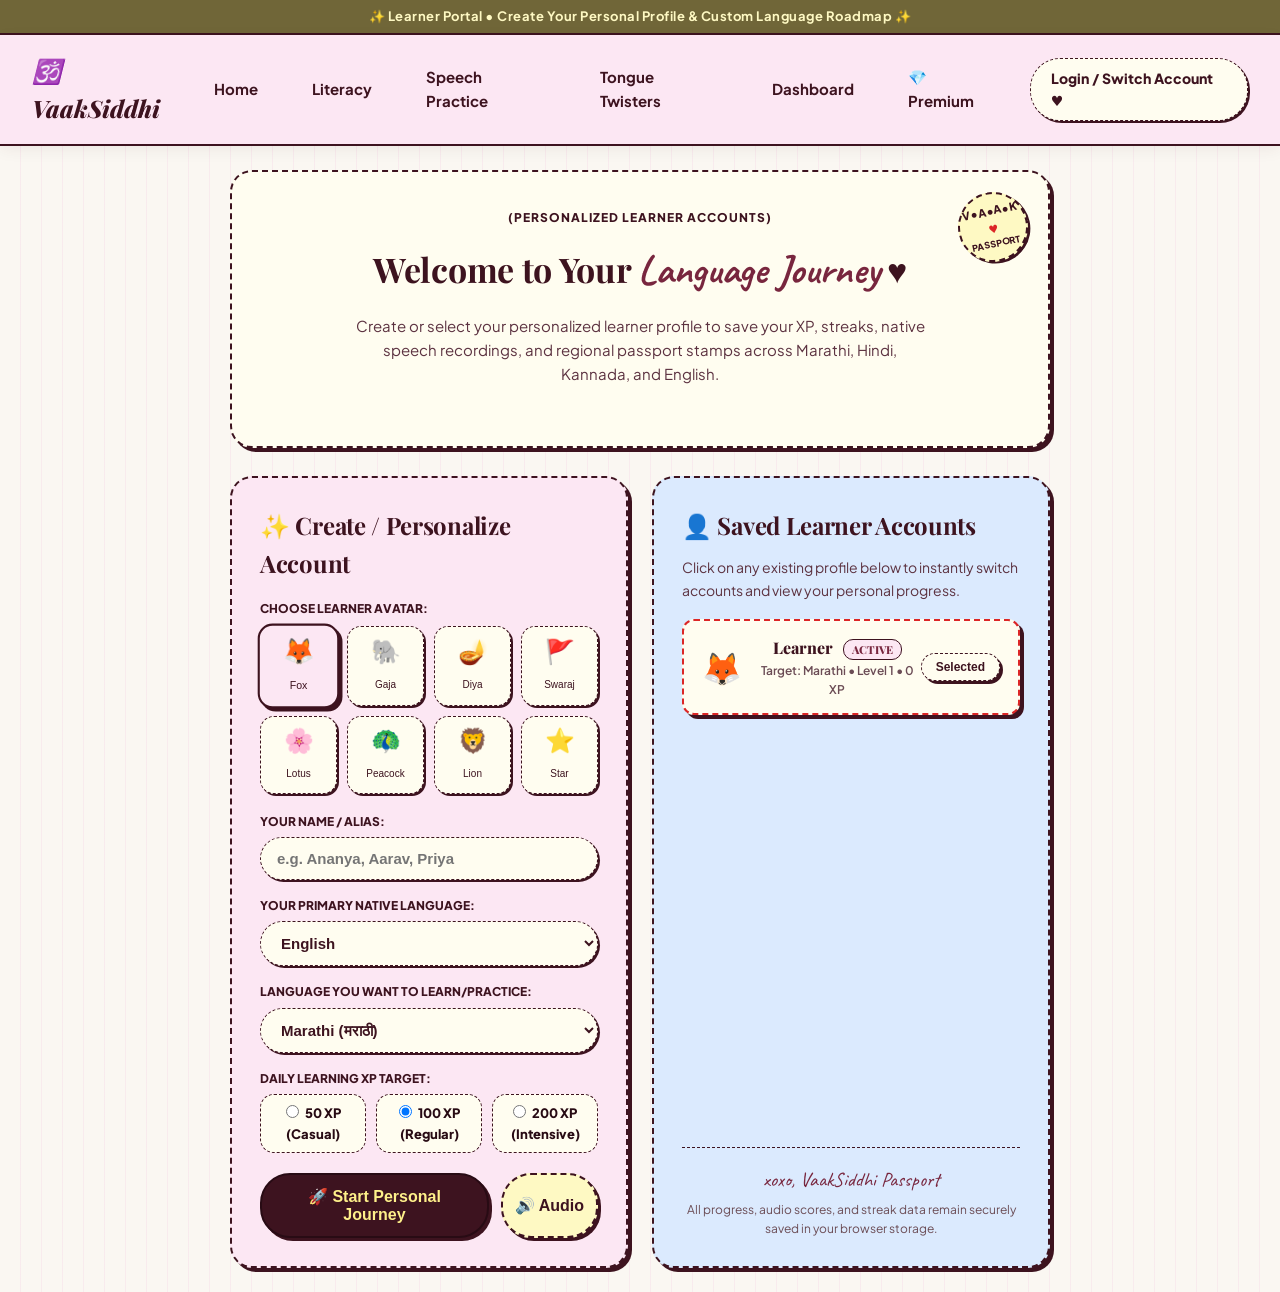
<file: login.html>
<!DOCTYPE html>
<html lang="en">
<head>
  <meta charset="UTF-8" />
  <meta name="viewport" content="width=device-width, initial-scale=1.0" />
  <title>VaakSiddhi - Learner Login & Personalization</title>
  <link rel="stylesheet" href="./style.css" />
</head>
<body>

  <!-- Top Announcement Bar -->
  <div class="top-announcement-bar">
    ✨ Learner Portal • Create Your Personal Profile & Custom Language Roadmap ✨
  </div>

  <!-- Navigation Bar -->
  <nav class="navbar">
    <a href="./index.html" class="nav-brand">
      <span>🕉️ VaakSiddhi</span>
    </a>
    <div class="nav-links">
      <a href="./index.html" class="nav-link">Home</a>
      <a href="./literacy.html" class="nav-link">Literacy</a>
      <a href="./speech.html" class="nav-link">Speech Practice</a>
      <a href="./twisters.html" class="nav-link">Tongue Twisters</a>
      <a href="./dashboard.html" class="nav-link">Dashboard</a>
      <a href="./premium.html" class="nav-link nav-premium-btn">💎 Premium</a>
      <a href="./login.html" class="nav-btn-inquire active">Login / Switch Account ♥</a>
    </div>
  </nav>

  <div class="container" style="max-width:860px;">

    <!-- Editorial Hero Section -->
    <div class="card card-cream" style="text-align:center; padding: 36px 24px; position:relative;">
      <!-- Stamp Seal -->
      <div class="stamp-seal" style="position:absolute; top:20px; right:20px;">
        <span>V•A•A•K</span>
        <span style="color:#dc2626;">♥</span>
        <span style="font-size:9px;">PASSPORT</span>
      </div>

      <div style="font-size:12px; font-weight:800; text-transform:uppercase; letter-spacing:1px; color:#3d131f; margin-bottom:10px;">
        (PERSONALIZED LEARNER ACCOUNTS)
      </div>

      <h1 style="font-size:34px; color:#3d131f; max-width:700px; margin:0 auto 12px auto;">
        Welcome to Your <span class="cursive-font" style="font-size:1.2em; color:#78263e;">Language Journey</span> ♥
      </h1>

      <p style="color:#5c3240; font-size:15px; max-width:580px; margin:0 auto 24px auto;">
        Create or select your personalized learner profile to save your XP, streaks, native speech recordings, and regional passport stamps across Marathi, Hindi, Kannada, and English.
      </p>
    </div>

    <div class="grid-2" style="gap:24px;">

      <!-- Registration / Create Profile Form Card -->
      <div class="card card-pink" style="margin:0;">
        <h2 style="font-size:24px; color:#3d131f; margin-bottom:16px;">✨ Create / Personalize Account</h2>
        
        <form id="profile-login-form">
          
          <!-- Avatar Choice -->
          <div style="margin-bottom:18px;">
            <label style="font-size:12px; font-weight:800; color:#3d131f; text-transform:uppercase; display:block; margin-bottom:8px;">Choose Learner Avatar:</label>
            <div id="avatar-grid" style="display:grid; grid-template-columns: repeat(4, 1fr); gap:10px;">
              <button type="button" class="avatar-option-btn active-avatar" data-avatar="🦊">🦊<br><span style="font-size:10px;">Fox</span></button>
              <button type="button" class="avatar-option-btn" data-avatar="🐘">🐘<br><span style="font-size:10px;">Gaja</span></button>
              <button type="button" class="avatar-option-btn" data-avatar="🪔">🪔<br><span style="font-size:10px;">Diya</span></button>
              <button type="button" class="avatar-option-btn" data-avatar="🚩">🚩<br><span style="font-size:10px;">Swaraj</span></button>
              <button type="button" class="avatar-option-btn" data-avatar="🌸">🌸<br><span style="font-size:10px;">Lotus</span></button>
              <button type="button" class="avatar-option-btn" data-avatar="🦚">🦚<br><span style="font-size:10px;">Peacock</span></button>
              <button type="button" class="avatar-option-btn" data-avatar="🦁">🦁<br><span style="font-size:10px;">Lion</span></button>
              <button type="button" class="avatar-option-btn" data-avatar="⭐">⭐<br><span style="font-size:10px;">Star</span></button>
            </div>
            <input type="hidden" id="selected-avatar-input" value="🦊" />
          </div>

          <!-- Learner Name -->
          <div style="margin-bottom:16px;">
            <label style="font-size:12px; font-weight:800; color:#3d131f; text-transform:uppercase; display:block; margin-bottom:6px;">Your Name / Alias:</label>
            <input type="text" id="learner-name-input" placeholder="e.g. Ananya, Aarav, Priya" required style="width:100%; padding:12px 16px; border-radius:30px; border:1.5px dashed #3d131f; font-weight:700; font-size:15px; background:#fffdf0; color:#3d131f; outline:none; box-shadow:2px 2px 0px #3d131f;" />
          </div>

          <!-- Native Language -->
          <div style="margin-bottom:16px;">
            <label style="font-size:12px; font-weight:800; color:#3d131f; text-transform:uppercase; display:block; margin-bottom:6px;">Your Primary Native Language:</label>
            <select id="native-lang-select" style="width:100%; padding:12px 16px; border-radius:30px; border:1.5px dashed #3d131f; font-weight:700; font-size:15px; background:#fffdf0; color:#3d131f; outline:none; cursor:pointer; box-shadow:2px 2px 0px #3d131f;">
              <option value="English">English</option>
              <option value="Marathi">Marathi (मराठी)</option>
              <option value="Hindi">Hindi (हिंदी)</option>
              <option value="Kannada">Kannada (ಕನ್ನಡ)</option>
            </select>
          </div>

          <!-- Target Practice Language -->
          <div style="margin-bottom:16px;">
            <label style="font-size:12px; font-weight:800; color:#3d131f; text-transform:uppercase; display:block; margin-bottom:6px;">Language You Want to Learn/Practice:</label>
            <select id="target-lang-select" style="width:100%; padding:12px 16px; border-radius:30px; border:1.5px dashed #3d131f; font-weight:700; font-size:15px; background:#fffdf0; color:#3d131f; outline:none; cursor:pointer; box-shadow:2px 2px 0px #3d131f;">
              <option value="Marathi">Marathi (मराठी)</option>
              <option value="Hindi">Hindi (हिंदी)</option>
              <option value="Kannada">Kannada (ಕನ್ನಡ)</option>
              <option value="English">English</option>
            </select>
          </div>

          <!-- Daily Goal -->
          <div style="margin-bottom:20px;">
            <label style="font-size:12px; font-weight:800; color:#3d131f; text-transform:uppercase; display:block; margin-bottom:6px;">Daily Learning XP Target:</label>
            <div style="display:flex; gap:10px;">
              <label style="flex:1; background:#fffdf0; border:1.5px dashed #3d131f; padding:8px; border-radius:14px; text-align:center; font-size:13px; font-weight:800; cursor:pointer;">
                <input type="radio" name="dailyGoal" value="50" style="margin-right:4px;" /> 50 XP (Casual)
              </label>
              <label style="flex:1; background:#fffdf0; border:1.5px dashed #3d131f; padding:8px; border-radius:14px; text-align:center; font-size:13px; font-weight:800; cursor:pointer;">
                <input type="radio" name="dailyGoal" value="100" checked style="margin-right:4px;" /> 100 XP (Regular)
              </label>
              <label style="flex:1; background:#fffdf0; border:1.5px dashed #3d131f; padding:8px; border-radius:14px; text-align:center; font-size:13px; font-weight:800; cursor:pointer;">
                <input type="radio" name="dailyGoal" value="200" style="margin-right:4px;" /> 200 XP (Intensive)
              </label>
            </div>
          </div>

          <div style="display:flex; gap:12px; flex-wrap:wrap;">
            <button type="submit" class="btn btn-primary" style="flex:1; padding:12px 20px; font-size:16px;">
              🚀 Start Personal Journey
            </button>
            <button type="button" id="login-audio-welcome-btn" class="btn btn-outline-dashed" style="padding:12px; font-size:16px;">
              🔊 Audio
            </button>
          </div>

        </form>
      </div>

      <!-- Saved Learner Profiles / Account Switcher Card -->
      <div class="card card-blue" style="margin:0; display:flex; flex-direction:column; justify-content:space-between;">
        <div>
          <h2 style="font-size:24px; color:#3d131f; margin-bottom:12px;">👤 Saved Learner Accounts</h2>
          <p style="color:#5c3240; font-size:14px; margin-bottom:18px;">
            Click on any existing profile below to instantly switch accounts and view your personal progress.
          </p>

          <div id="saved-accounts-list" style="display:flex; flex-direction:column; gap:12px;">
            <!-- Rendered dynamically -->
          </div>
        </div>

        <div style="margin-top:24px; padding-top:16px; border-top:1.5px dashed #3d131f; text-align:center;">
          <span class="cursive-font" style="font-size:20px;">xoxo, VaakSiddhi Passport</span>
          <p style="font-size:12px; color:#6b4c55; margin-top:4px;">
            All progress, audio scores, and streak data remain securely saved in your browser storage.
          </p>
        </div>
      </div>

    </div>

  </div>

  <script src="./storage.js"></script>
  <script src="./audioEngine.js"></script>
  <script src="./profile.js"></script>
  <script src="./adaptive.js"></script>
  <script src="./subscription.js"></script>
  <script src="./login.js"></script>
</body>
</html>
</file>
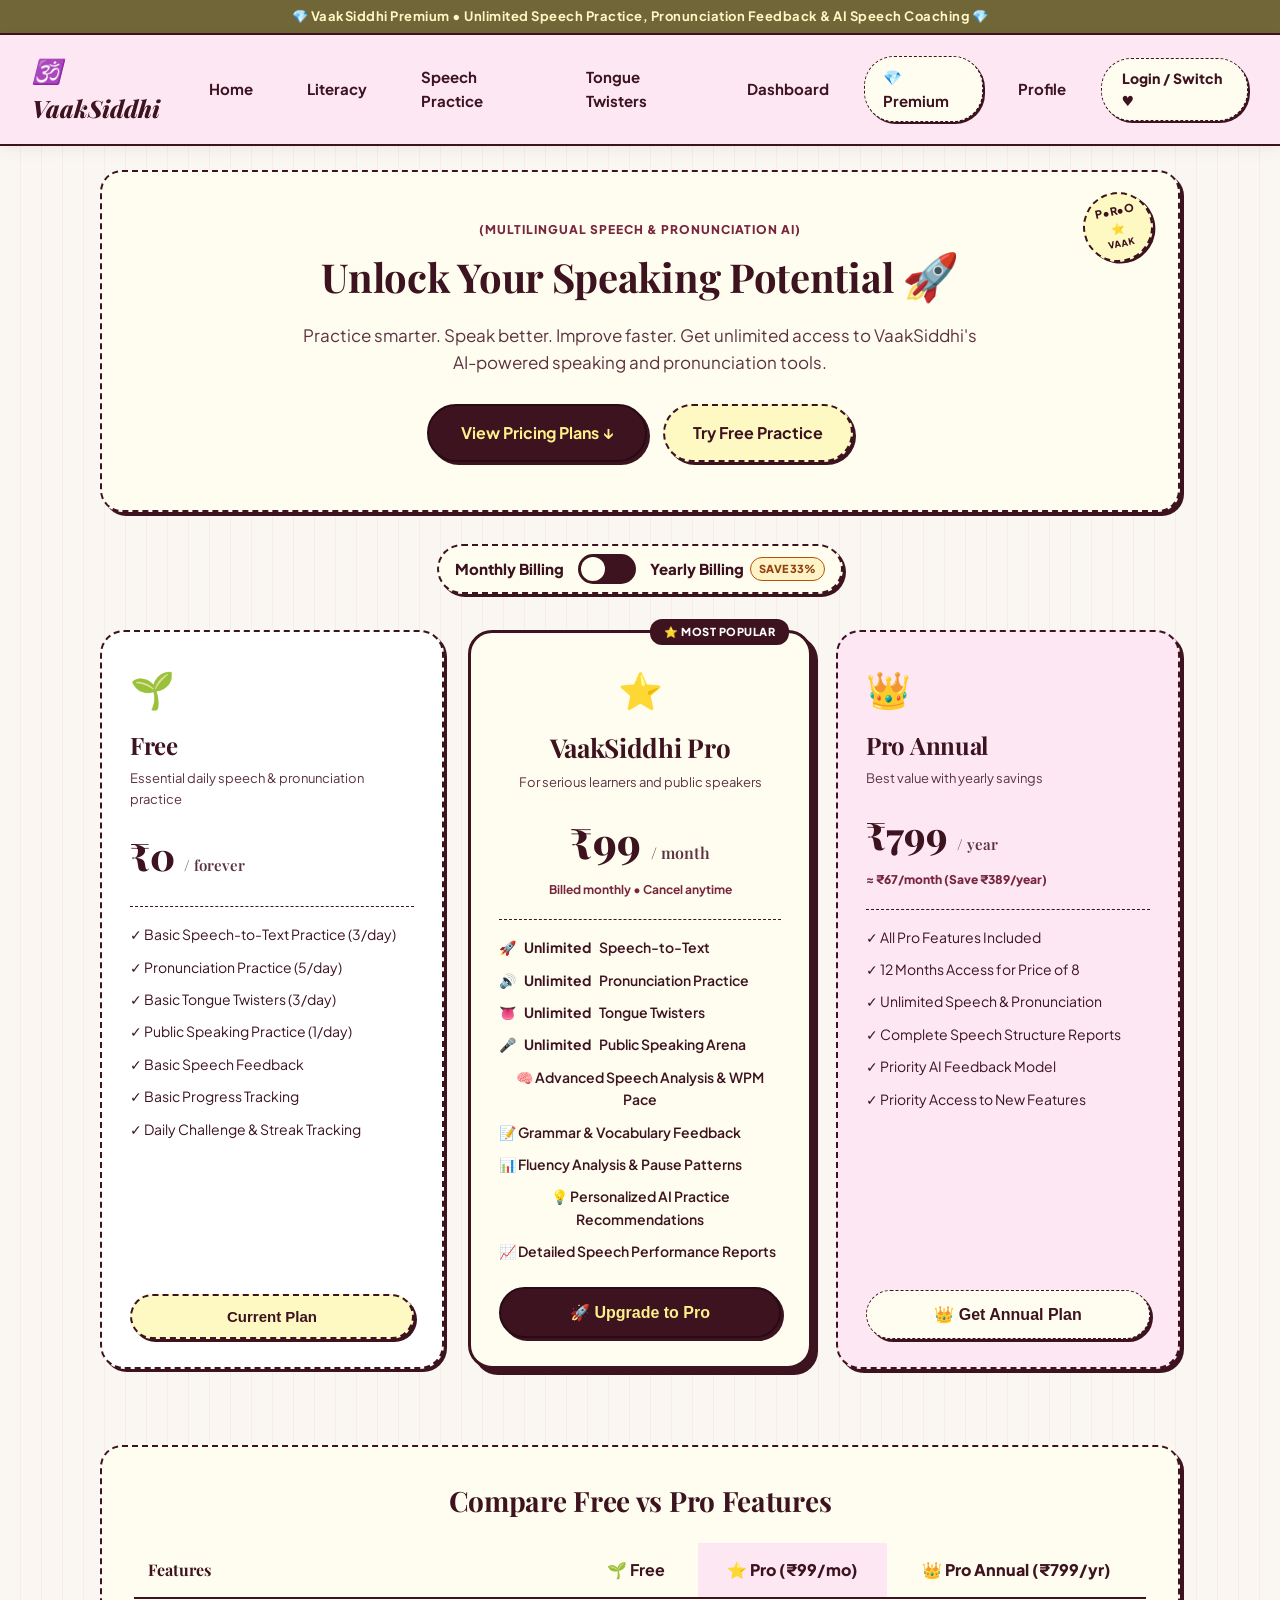
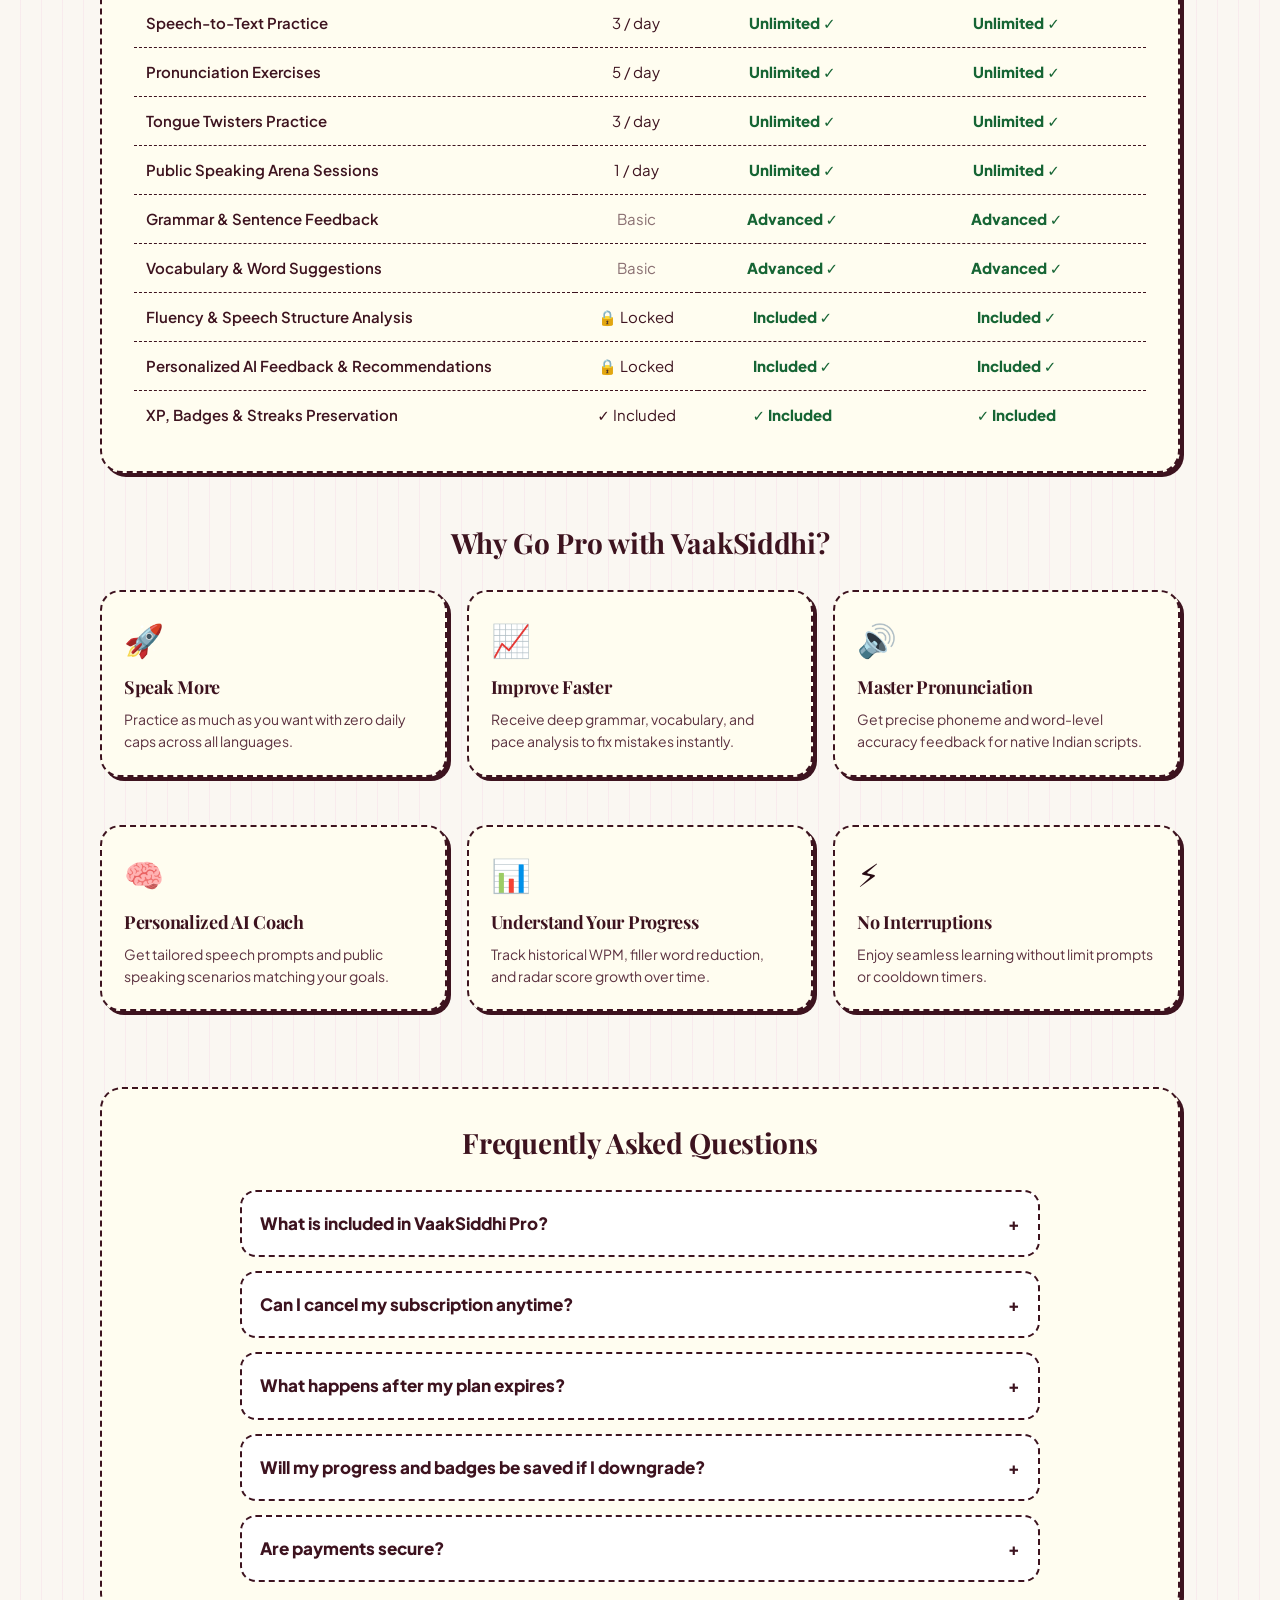
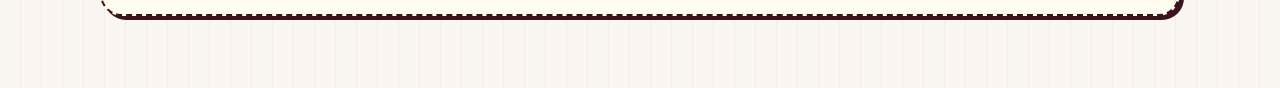
<file: premium.html>
<!DOCTYPE html>
<html lang="en">
<head>
  <meta charset="UTF-8" />
  <meta name="viewport" content="width=device-width, initial-scale=1.0" />
  <title>VaakSiddhi Premium - Pricing & Plans</title>
  <link rel="stylesheet" href="./style.css" />
  <script src="https://checkout.razorpay.com/v1/checkout.js"></script>
</head>
<body>

  <!-- Top Announcement Bar -->
  <div class="top-announcement-bar">
    💎 VaakSiddhi Premium • Unlimited Speech Practice, Pronunciation Feedback & AI Speech Coaching 💎
  </div>

  <!-- Navigation Bar -->
  <nav class="navbar">
    <a href="./index.html" class="nav-brand">
      <span>🕉️ VaakSiddhi</span>
    </a>
    <div class="nav-links">
      <a href="./index.html" class="nav-link">Home</a>
      <a href="./literacy.html" class="nav-link">Literacy</a>
      <a href="./speech.html" class="nav-link">Speech Practice</a>
      <a href="./twisters.html" class="nav-link">Tongue Twisters</a>
      <a href="./dashboard.html" class="nav-link">Dashboard</a>
      <a href="./premium.html" class="nav-link active nav-premium-btn">💎 Premium</a>
      <a href="./profile.html" class="nav-link">Profile</a>
      <a href="./login.html" class="nav-btn-inquire">Login / Switch ♥</a>
    </div>
  </nav>

  <div class="container">

    <!-- Active Subscription Status Banner -->
    <div id="active-sub-banner" style="display:none;"></div>

    <!-- Premium Hero Header -->
    <div class="card card-cream" style="text-align:center; padding: 48px 28px; position:relative; margin-bottom:32px;">
      <!-- Stamp Seal -->
      <div class="stamp-seal" style="position:absolute; top:20px; right:25px;">
        <span>P•R•O</span>
        <span style="color:#d97706;">⭐</span>
        <span style="font-size:9px;">VAAK</span>
      </div>

      <div style="font-size:12px; font-weight:800; text-transform:uppercase; letter-spacing:1px; color:#78263e; margin-bottom:12px;">
        (MULTILINGUAL SPEECH & PRONUNCIATION AI)
      </div>

      <h1 style="font-size:40px; color:#3d131f; max-width:820px; margin:0 auto 16px auto; line-height:1.2;">
        Unlock Your Speaking Potential <span class="cursive-font" style="font-size:1.15em; color:#78263e;">🚀</span>
      </h1>

      <p style="color:#5c3240; font-size:17px; max-width:680px; margin:0 auto 28px auto; line-height:1.6;">
        Practice smarter. Speak better. Improve faster. Get unlimited access to VaakSiddhi's AI-powered speaking and pronunciation tools.
      </p>

      <div style="display:flex; justify-content:center; gap:16px; flex-wrap:wrap; align-items:center;">
        <a href="#pricing-section" class="btn btn-primary" style="padding:14px 32px; font-size:16px; text-decoration:none;">
          View Pricing Plans ↓
        </a>
        <a href="./speech.html" class="btn btn-outline-dashed" style="padding:14px 28px; font-size:16px; text-decoration:none;">
          Try Free Practice
        </a>
      </div>
    </div>

    <!-- Billing Cycle Switcher Toggle Section -->
    <div id="pricing-section" style="text-align:center; margin-bottom:36px;">
      <div style="display:inline-flex; align-items:center; background:#fffdf0; border:2px dashed #3d131f; padding:8px 16px; border-radius:30px; box-shadow:3px 3px 0px #3d131f; gap:14px;">
        <span id="billing-monthly-label" style="font-size:15px; font-weight:800; color:#3d131f;">Monthly Billing</span>
        
        <div id="billing-toggle-btn" style="width:58px; height:30px; background:#3d131f; border-radius:20px; padding:3px; cursor:pointer; position:relative; box-sizing:border-box;">
          <div id="billing-toggle-track" style="width:24px; height:24px; background:#fffdf0; border-radius:50%; transition:transform 0.25s ease;"></div>
        </div>

        <span id="billing-yearly-label" style="font-size:15px; font-weight:800; color:#3d131f; display:flex; align-items:center; gap:6px;">
          Yearly Billing
          <span style="background:#fef3c7; color:#92400e; border:1px solid #b45309; font-size:11px; padding:2px 8px; border-radius:12px; font-weight:800;">SAVE 33%</span>
        </span>
      </div>
    </div>

    <!-- 3 Pricing Cards Grid -->
    <div class="grid-3" style="gap:24px; margin-bottom:48px; align-items:stretch;">
      
      <!-- 🌱 FREE PLAN CARD -->
      <div class="card" style="background:#ffffff; border:2px dashed #3d131f; padding:28px; border-radius:24px; box-shadow:3px 3px 0px #3d131f; display:flex; flex-direction:column; justify-content:space-between;">
        <div>
          <div style="font-size:36px; margin-bottom:8px;">🌱</div>
          <h3 style="font-size:24px; color:#3d131f; margin:0 0 4px 0; font-family:'Playfair Display', serif;">Free</h3>
          <p style="color:#5c3240; font-size:13px; margin:0 0 16px 0;">Essential daily speech & pronunciation practice</p>

          <div style="font-size:38px; font-weight:800; color:#3d131f; margin-bottom:20px; font-family:'Playfair Display', serif;">
            ₹0 <span style="font-size:15px; font-weight:600; color:#5c3240;">/ forever</span>
          </div>

          <div style="border-top:1px dashed #3d131f; padding-top:16px; margin-bottom:24px; display:flex; flex-direction:column; gap:10px; font-size:14px; color:#3d131f;">
            <div style="display:flex; align-items:center; gap:8px;">✓ Basic Speech-to-Text Practice (3/day)</div>
            <div style="display:flex; align-items:center; gap:8px;">✓ Pronunciation Practice (5/day)</div>
            <div style="display:flex; align-items:center; gap:8px;">✓ Basic Tongue Twisters (3/day)</div>
            <div style="display:flex; align-items:center; gap:8px;">✓ Public Speaking Practice (1/day)</div>
            <div style="display:flex; align-items:center; gap:8px;">✓ Basic Speech Feedback</div>
            <div style="display:flex; align-items:center; gap:8px;">✓ Basic Progress Tracking</div>
            <div style="display:flex; align-items:center; gap:8px;">✓ Daily Challenge & Streak Tracking</div>
          </div>
        </div>

        <button id="select-free-btn" class="btn btn-outline-dashed" style="width:100%; padding:12px; font-size:15px; cursor:pointer;">
          Current Plan
        </button>
      </div>

      <!-- ⭐ PRO MONTHLY CARD (MOST POPULAR) -->
      <div class="card polaroid-frame" style="background:#fffdf0; border:3px solid #3d131f; padding:28px; border-radius:24px; box-shadow:6px 6px 0px #3d131f; position:relative; display:flex; flex-direction:column; justify-content:space-between;">
        <div style="position:absolute; top:-14px; right:20px; background:#3d131f; color:#ffffff; font-size:11px; font-weight:800; padding:4px 14px; border-radius:12px; text-transform:uppercase; letter-spacing:0.5px;">
          ⭐ MOST POPULAR
        </div>

        <div>
          <div style="font-size:36px; margin-bottom:8px;">⭐</div>
          <h3 style="font-size:26px; color:#3d131f; margin:0 0 4px 0; font-family:'Playfair Display', serif;">VaakSiddhi Pro</h3>
          <p style="color:#5c3240; font-size:13px; margin:0 0 16px 0;">For serious learners and public speakers</p>

          <div id="pro-card-price" style="font-size:42px; font-weight:800; color:#3d131f; margin-bottom:4px; font-family:'Playfair Display', serif;">
            ₹99 <span style="font-size:16px; font-weight:600; color:#5c3240;">/ month</span>
          </div>
          <div id="pro-card-subtext" style="font-size:12px; color:#78263e; font-weight:700; margin-bottom:20px;">
            Billed monthly • Cancel anytime
          </div>

          <div style="border-top:1.5px dashed #3d131f; padding-top:16px; margin-bottom:24px; display:flex; flex-direction:column; gap:10px; font-size:14px; color:#3d131f; font-weight:600;">
            <div style="display:flex; align-items:center; gap:8px;">🚀 <strong>Unlimited</strong> Speech-to-Text</div>
            <div style="display:flex; align-items:center; gap:8px;">🔊 <strong>Unlimited</strong> Pronunciation Practice</div>
            <div style="display:flex; align-items:center; gap:8px;">👅 <strong>Unlimited</strong> Tongue Twisters</div>
            <div style="display:flex; align-items:center; gap:8px;">🎤 <strong>Unlimited</strong> Public Speaking Arena</div>
            <div style="display:flex; align-items:center; gap:8px;">🧠 Advanced Speech Analysis & WPM Pace</div>
            <div style="display:flex; align-items:center; gap:8px;">📝 Grammar & Vocabulary Feedback</div>
            <div style="display:flex; align-items:center; gap:8px;">📊 Fluency Analysis & Pause Patterns</div>
            <div style="display:flex; align-items:center; gap:8px;">💡 Personalized AI Practice Recommendations</div>
            <div style="display:flex; align-items:center; gap:8px;">📈 Detailed Speech Performance Reports</div>
          </div>
        </div>

        <button id="upgrade-pro-btn" class="btn btn-primary" style="width:100%; padding:14px; font-size:16px; cursor:pointer;">
          🚀 Upgrade to Pro
        </button>
      </div>

      <!-- 👑 PRO ANNUAL CARD -->
      <div class="card" style="background:#fce7f3; border:2px dashed #3d131f; padding:28px; border-radius:24px; box-shadow:4px 4px 0px #3d131f; display:flex; flex-direction:column; justify-content:space-between;">
        <div>
          <div style="font-size:36px; margin-bottom:8px;">👑</div>
          <h3 style="font-size:24px; color:#3d131f; margin:0 0 4px 0; font-family:'Playfair Display', serif;">Pro Annual</h3>
          <p style="color:#5c3240; font-size:13px; margin:0 0 16px 0;">Best value with yearly savings</p>

          <div id="pro-annual-price" style="font-size:38px; font-weight:800; color:#3d131f; margin-bottom:4px; font-family:'Playfair Display', serif;">
            ₹799 <span style="font-size:15px; font-weight:600; color:#5c3240;">/ year</span>
          </div>
          <div style="font-size:12px; color:#78263e; font-weight:800; margin-bottom:20px;">
            ≈ ₹67/month (Save ₹389/year)
          </div>

          <div style="border-top:1px dashed #3d131f; padding-top:16px; margin-bottom:24px; display:flex; flex-direction:column; gap:10px; font-size:14px; color:#3d131f;">
            <div style="display:flex; align-items:center; gap:8px;">✓ All Pro Features Included</div>
            <div style="display:flex; align-items:center; gap:8px;">✓ 12 Months Access for Price of 8</div>
            <div style="display:flex; align-items:center; gap:8px;">✓ Unlimited Speech & Pronunciation</div>
            <div style="display:flex; align-items:center; gap:8px;">✓ Complete Speech Structure Reports</div>
            <div style="display:flex; align-items:center; gap:8px;">✓ Priority AI Feedback Model</div>
            <div style="display:flex; align-items:center; gap:8px;">✓ Priority Access to New Features</div>
          </div>
        </div>

        <button id="upgrade-annual-btn" class="btn btn-secondary" style="width:100%; padding:14px; font-size:16px; cursor:pointer;">
          👑 Get Annual Plan
        </button>
      </div>

    </div>

    <!-- Feature Comparison Table Section -->
    <div class="card card-cream" style="padding:32px; margin-bottom:48px;">
      <h2 style="font-size:28px; color:#3d131f; margin:0 0 20px 0; font-family:'Playfair Display', serif; text-align:center;">
        Compare Free vs Pro Features
      </h2>

      <div style="overflow-x:auto;">
        <table style="width:100%; border-collapse:collapse; font-size:15px; text-align:left; color:#3d131f;">
          <thead>
            <tr style="border-bottom:2px solid #3d131f; background:#fffdf0;">
              <th style="padding:14px; font-size:16px; font-family:'Playfair Display', serif;">Features</th>
              <th style="padding:14px; font-size:16px; text-align:center;">🌱 Free</th>
              <th style="padding:14px; font-size:16px; text-align:center; background:#fce7f3; font-weight:800;">⭐ Pro (₹99/mo)</th>
              <th style="padding:14px; font-size:16px; text-align:center; font-weight:800;">👑 Pro Annual (₹799/yr)</th>
            </tr>
          </thead>
          <tbody>
            <tr style="border-bottom:1px dashed #3d131f;">
              <td style="padding:12px; font-weight:600;">Speech-to-Text Practice</td>
              <td style="padding:12px; text-align:center;">3 / day</td>
              <td style="padding:12px; text-align:center; background:#fffdf0; font-weight:800; color:#166534;">Unlimited ✓</td>
              <td style="padding:12px; text-align:center; font-weight:800; color:#166534;">Unlimited ✓</td>
            </tr>
            <tr style="border-bottom:1px dashed #3d131f;">
              <td style="padding:12px; font-weight:600;">Pronunciation Exercises</td>
              <td style="padding:12px; text-align:center;">5 / day</td>
              <td style="padding:12px; text-align:center; background:#fffdf0; font-weight:800; color:#166534;">Unlimited ✓</td>
              <td style="padding:12px; text-align:center; font-weight:800; color:#166534;">Unlimited ✓</td>
            </tr>
            <tr style="border-bottom:1px dashed #3d131f;">
              <td style="padding:12px; font-weight:600;">Tongue Twisters Practice</td>
              <td style="padding:12px; text-align:center;">3 / day</td>
              <td style="padding:12px; text-align:center; background:#fffdf0; font-weight:800; color:#166534;">Unlimited ✓</td>
              <td style="padding:12px; text-align:center; font-weight:800; color:#166534;">Unlimited ✓</td>
            </tr>
            <tr style="border-bottom:1px dashed #3d131f;">
              <td style="padding:12px; font-weight:600;">Public Speaking Arena Sessions</td>
              <td style="padding:12px; text-align:center;">1 / day</td>
              <td style="padding:12px; text-align:center; background:#fffdf0; font-weight:800; color:#166534;">Unlimited ✓</td>
              <td style="padding:12px; text-align:center; font-weight:800; color:#166534;">Unlimited ✓</td>
            </tr>
            <tr style="border-bottom:1px dashed #3d131f;">
              <td style="padding:12px; font-weight:600;">Grammar & Sentence Feedback</td>
              <td style="padding:12px; text-align:center; opacity:0.6;">Basic</td>
              <td style="padding:12px; text-align:center; background:#fffdf0; font-weight:800; color:#166534;">Advanced ✓</td>
              <td style="padding:12px; text-align:center; font-weight:800; color:#166534;">Advanced ✓</td>
            </tr>
            <tr style="border-bottom:1px dashed #3d131f;">
              <td style="padding:12px; font-weight:600;">Vocabulary & Word Suggestions</td>
              <td style="padding:12px; text-align:center; opacity:0.6;">Basic</td>
              <td style="padding:12px; text-align:center; background:#fffdf0; font-weight:800; color:#166534;">Advanced ✓</td>
              <td style="padding:12px; text-align:center; font-weight:800; color:#166534;">Advanced ✓</td>
            </tr>
            <tr style="border-bottom:1px dashed #3d131f;">
              <td style="padding:12px; font-weight:600;">Fluency & Speech Structure Analysis</td>
              <td style="padding:12px; text-align:center;">🔒 Locked</td>
              <td style="padding:12px; text-align:center; background:#fffdf0; font-weight:800; color:#166534;">Included ✓</td>
              <td style="padding:12px; text-align:center; font-weight:800; color:#166534;">Included ✓</td>
            </tr>
            <tr style="border-bottom:1px dashed #3d131f;">
              <td style="padding:12px; font-weight:600;">Personalized AI Feedback & Recommendations</td>
              <td style="padding:12px; text-align:center;">🔒 Locked</td>
              <td style="padding:12px; text-align:center; background:#fffdf0; font-weight:800; color:#166534;">Included ✓</td>
              <td style="padding:12px; text-align:center; font-weight:800; color:#166534;">Included ✓</td>
            </tr>
            <tr>
              <td style="padding:12px; font-weight:600;">XP, Badges & Streaks Preservation</td>
              <td style="padding:12px; text-align:center;">✓ Included</td>
              <td style="padding:12px; text-align:center; background:#fffdf0; font-weight:800; color:#166534;">✓ Included</td>
              <td style="padding:12px; text-align:center; font-weight:800; color:#166534;">✓ Included</td>
            </tr>
          </tbody>
        </table>
      </div>
    </div>

    <!-- Why Go Pro Benefits Section -->
    <div style="margin-bottom:48px;">
      <h2 style="font-size:28px; color:#3d131f; margin:0 0 24px 0; font-family:'Playfair Display', serif; text-align:center;">
        Why Go Pro with VaakSiddhi?
      </h2>

      <div class="grid-3" style="gap:20px;">
        <div class="card" style="background:#fffdf0; border:2px dashed #3d131f; padding:22px; border-radius:20px;">
          <div style="font-size:32px; margin-bottom:8px;">🚀</div>
          <h3 style="font-size:18px; color:#3d131f; margin:0 0 6px 0; font-family:'Playfair Display', serif;">Speak More</h3>
          <p style="color:#5c3240; font-size:14px; margin:0;">
            Practice as much as you want with zero daily caps across all languages.
          </p>
        </div>

        <div class="card" style="background:#fffdf0; border:2px dashed #3d131f; padding:22px; border-radius:20px;">
          <div style="font-size:32px; margin-bottom:8px;">📈</div>
          <h3 style="font-size:18px; color:#3d131f; margin:0 0 6px 0; font-family:'Playfair Display', serif;">Improve Faster</h3>
          <p style="color:#5c3240; font-size:14px; margin:0;">
            Receive deep grammar, vocabulary, and pace analysis to fix mistakes instantly.
          </p>
        </div>

        <div class="card" style="background:#fffdf0; border:2px dashed #3d131f; padding:22px; border-radius:20px;">
          <div style="font-size:32px; margin-bottom:8px;">🔊</div>
          <h3 style="font-size:18px; color:#3d131f; margin:0 0 6px 0; font-family:'Playfair Display', serif;">Master Pronunciation</h3>
          <p style="color:#5c3240; font-size:14px; margin:0;">
            Get precise phoneme and word-level accuracy feedback for native Indian scripts.
          </p>
        </div>

        <div class="card" style="background:#fffdf0; border:2px dashed #3d131f; padding:22px; border-radius:20px;">
          <div style="font-size:32px; margin-bottom:8px;">🧠</div>
          <h3 style="font-size:18px; color:#3d131f; margin:0 0 6px 0; font-family:'Playfair Display', serif;">Personalized AI Coach</h3>
          <p style="color:#5c3240; font-size:14px; margin:0;">
            Get tailored speech prompts and public speaking scenarios matching your goals.
          </p>
        </div>

        <div class="card" style="background:#fffdf0; border:2px dashed #3d131f; padding:22px; border-radius:20px;">
          <div style="font-size:32px; margin-bottom:8px;">📊</div>
          <h3 style="font-size:18px; color:#3d131f; margin:0 0 6px 0; font-family:'Playfair Display', serif;">Understand Your Progress</h3>
          <p style="color:#5c3240; font-size:14px; margin:0;">
            Track historical WPM, filler word reduction, and radar score growth over time.
          </p>
        </div>

        <div class="card" style="background:#fffdf0; border:2px dashed #3d131f; padding:22px; border-radius:20px;">
          <div style="font-size:32px; margin-bottom:8px;">⚡</div>
          <h3 style="font-size:18px; color:#3d131f; margin:0 0 6px 0; font-family:'Playfair Display', serif;">No Interruptions</h3>
          <p style="color:#5c3240; font-size:14px; margin:0;">
            Enjoy seamless learning without limit prompts or cooldown timers.
          </p>
        </div>
      </div>
    </div>

    <!-- FAQ Accordion Section -->
    <div class="card card-cream" style="padding:32px; margin-bottom:48px;">
      <h2 style="font-size:28px; color:#3d131f; margin:0 0 24px 0; font-family:'Playfair Display', serif; text-align:center;">
        Frequently Asked Questions
      </h2>

      <div style="display:flex; flex-direction:column; gap:14px; max-width:800px; margin:0 auto;">
        
        <div class="faq-item" style="background:#ffffff; border:2px dashed #3d131f; border-radius:16px; padding:18px;">
          <div class="faq-question" style="font-size:17px; font-weight:800; color:#3d131f; cursor:pointer; display:flex; justify-content:space-between; align-items:center;">
            <span>What is included in VaakSiddhi Pro?</span>
            <span>+</span>
          </div>
          <div class="faq-answer" style="margin-top:10px; color:#5c3240; font-size:14px; line-height:1.6; display:none;">
            VaakSiddhi Pro gives you unlimited daily practice across Speech-to-Text, Pronunciation Exercises, Tongue Twisters, and Public Speaking Arena. You also unlock advanced speech analysis (WPM pace, clarity, filler word counts), grammar feedback, vocabulary corrections, and personalized AI coaching.
          </div>
        </div>

        <div class="faq-item" style="background:#ffffff; border:2px dashed #3d131f; border-radius:16px; padding:18px;">
          <div class="faq-question" style="font-size:17px; font-weight:800; color:#3d131f; cursor:pointer; display:flex; justify-content:space-between; align-items:center;">
            <span>Can I cancel my subscription anytime?</span>
            <span>+</span>
          </div>
          <div class="faq-answer" style="margin-top:10px; color:#5c3240; font-size:14px; line-height:1.6; display:none;">
            Yes! You can cancel your subscription at any time directly from your Profile or the Premium page. You will continue to have full Pro access until the end of your current billing period.
          </div>
        </div>

        <div class="faq-item" style="background:#ffffff; border:2px dashed #3d131f; border-radius:16px; padding:18px;">
          <div class="faq-question" style="font-size:17px; font-weight:800; color:#3d131f; cursor:pointer; display:flex; justify-content:space-between; align-items:center;">
            <span>What happens after my plan expires?</span>
            <span>+</span>
          </div>
          <div class="faq-answer" style="margin-top:10px; color:#5c3240; font-size:14px; line-height:1.6; display:none;">
            When your plan expires, your account simply reverts to the Free plan. All your earned XP, levels, badges, streaks, and speech history remain 100% saved in your account!
          </div>
        </div>

        <div class="faq-item" style="background:#ffffff; border:2px dashed #3d131f; border-radius:16px; padding:18px;">
          <div class="faq-question" style="font-size:17px; font-weight:800; color:#3d131f; cursor:pointer; display:flex; justify-content:space-between; align-items:center;">
            <span>Will my progress and badges be saved if I downgrade?</span>
            <span>+</span>
          </div>
          <div class="faq-answer" style="margin-top:10px; color:#5c3240; font-size:14px; line-height:1.6; display:none;">
            Yes, absolutely! Your learning progress, XP points, streaks, badges, and completed lessons are never lost when changing plans.
          </div>
        </div>

        <div class="faq-item" style="background:#ffffff; border:2px dashed #3d131f; border-radius:16px; padding:18px;">
          <div class="faq-question" style="font-size:17px; font-weight:800; color:#3d131f; cursor:pointer; display:flex; justify-content:space-between; align-items:center;">
            <span>Are payments secure?</span>
            <span>+</span>
          </div>
          <div class="faq-answer" style="margin-top:10px; color:#5c3240; font-size:14px; line-height:1.6; display:none;">
            Yes! All payments are processed through Razorpay's PCI-DSS compliant payment gateway supporting UPI (GPay, PhonePe, Paytm), Credit/Debit Cards, and NetBanking.
          </div>
        </div>

      </div>
    </div>

  </div>

  <style>
    .faq-item.open .faq-answer {
      display: block !important;
    }
    .faq-item.open .faq-question span:last-child {
      transform: rotate(45deg);
      display: inline-block;
    }
  </style>

  <script src="./storage.js"></script>
  <script src="./profile.js"></script>
  <script src="./subscription.js"></script>
  <script src="./premium.js"></script>
</body>
</html>
</file>
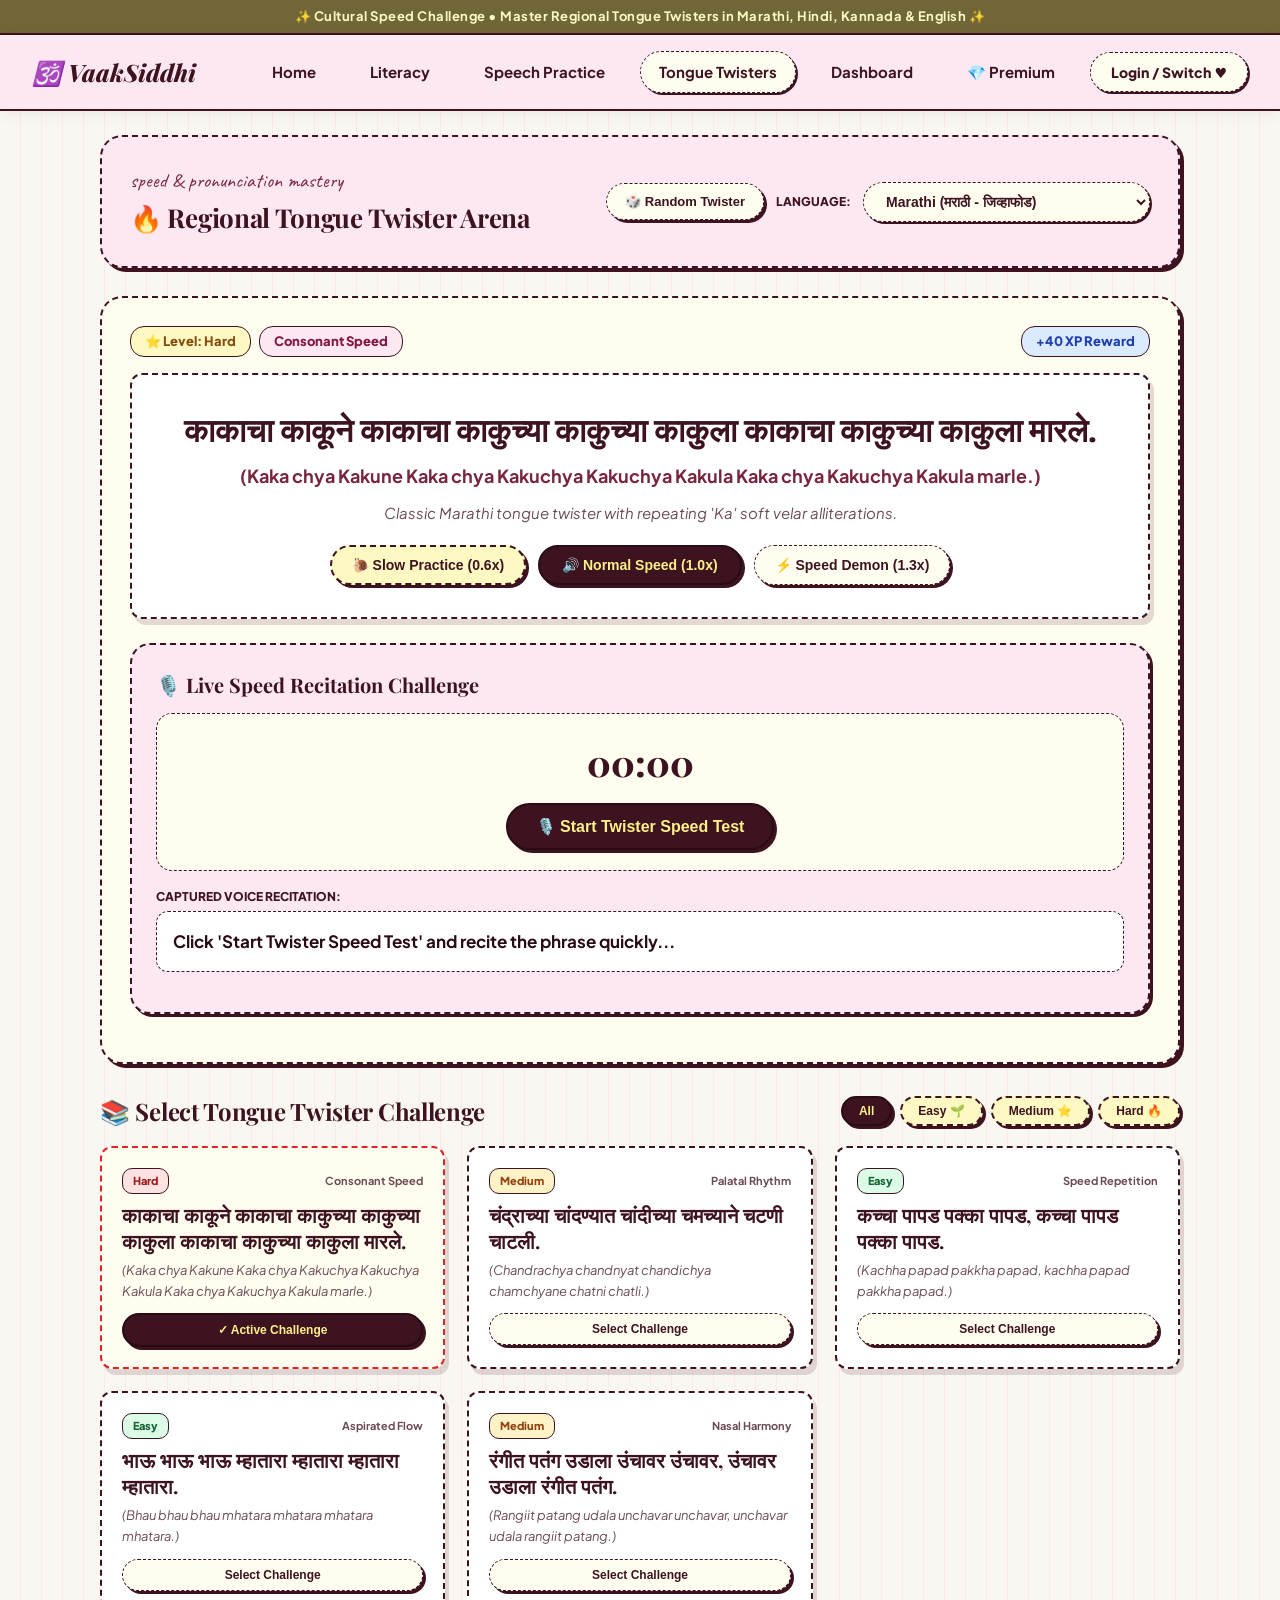
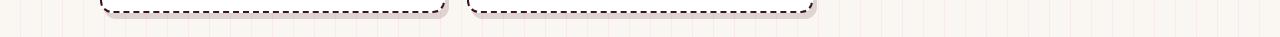
<file: twisters.html>
<!DOCTYPE html>
<html lang="en">
<head>
  <meta charset="UTF-8" />
  <meta name="viewport" content="width=device-width, initial-scale=1.0" />
  <title>VaakSiddhi - Cultural Tongue Twister Challenge</title>
  <link rel="stylesheet" href="./style.css" />
</head>
<body>

  <!-- Top Announcement Bar -->
  <div class="top-announcement-bar">
    ✨ Cultural Speed Challenge • Master Regional Tongue Twisters in Marathi, Hindi, Kannada & English ✨
  </div>

  <!-- Navigation Bar -->
  <nav class="navbar">
    <a href="./index.html" class="nav-brand">
      <span>🕉️ VaakSiddhi</span>
    </a>
    <div class="nav-links">
      <a href="./index.html" class="nav-link">Home</a>
      <a href="./literacy.html" class="nav-link">Literacy</a>
      <a href="./speech.html" class="nav-link">Speech Practice</a>
      <a href="./twisters.html" class="nav-link active">Tongue Twisters</a>
      <a href="./dashboard.html" class="nav-link">Dashboard</a>
      <a href="./premium.html" class="nav-link nav-premium-btn">💎 Premium</a>
      <a href="./login.html" class="nav-btn-inquire">Login / Switch ♥</a>
    </div>
  </nav>

  <div class="container">

    <!-- Filters & Language Header -->
    <div class="card card-pink" style="display:flex; flex-wrap:wrap; gap:16px; align-items:center; justify-content:space-between;">
      <div>
        <span class="cursive-font" style="font-size:20px;">speed & pronunciation mastery</span>
        <h2 style="font-size:26px; color:#3d131f; margin:0;">🔥 Regional Tongue Twister Arena</h2>
      </div>

      <div style="display:flex; gap:12px; align-items:center; flex-wrap:wrap;">
        <button id="twister-random-btn" class="btn btn-secondary" style="padding:10px 18px; font-size:13px; font-weight:800; border-radius:24px;">
          🎲 Random Twister
        </button>
        <label style="font-size:12px; font-weight:800; color:#3d131f; text-transform:uppercase;">Language:</label>
        <select id="twister-language-select" style="padding:10px 18px; border-radius:30px; border:1.5px dashed #3d131f; font-weight:700; font-size:14px; background:#fffdf0; color:#3d131f; outline:none; cursor:pointer; box-shadow:2px 2px 0px #3d131f;">
          <option value="Marathi">Marathi (मराठी - जिव्हाफोड)</option>
          <option value="Hindi">Hindi (हिंदी - चटपटी बातें)</option>
          <option value="Kannada">Kannada (ಕನ್ನಡ - ನಾಲಿಗೆ ತಿರುವು)</option>
          <option value="Tamil">Tamil (தமிழ் - நாக்கு சுழற்றி)</option>
          <option value="Telugu">Telugu (తెలుగు - నాలుక తిరుగుడు)</option>
          <option value="English">English (Tongue Twister)</option>
        </select>
      </div>
    </div>

    <!-- Active Tongue Twister Challenge Card -->
    <div class="card card-cream">
      
      <div style="display:flex; justify-content:space-between; align-items:center; margin-bottom:16px; flex-wrap:wrap; gap:10px;">
        <div style="display:flex; gap:8px; align-items:center;">
          <span id="twister-level-badge" style="background:#fef9c3; color:#854d0e; font-size:13px; font-weight:800; padding:4px 14px; border-radius:14px; border:1px solid #3d131f;">
            ⭐ Level: Hard Speed Test
          </span>
          <span id="twister-category-badge" style="background:#fce7f3; color:#831843; font-size:13px; font-weight:800; padding:4px 14px; border-radius:14px; border:1px solid #3d131f;">
            Consonant Speed
          </span>
        </div>
        <span id="twister-xp-badge" style="background:#dbeafe; color:#1e40af; font-size:13px; font-weight:800; padding:4px 14px; border-radius:14px; border:1px solid #3d131f;">
          +40 XP Reward
        </span>
      </div>

      <!-- Twister Display Frame -->
      <div class="polaroid-frame" style="background:#ffffff; border:2px dashed #3d131f; text-align:center; padding:32px 20px; margin-bottom:24px; position:relative;">
        <div id="twister-native-text" style="font-size:32px; font-weight:800; color:#3d131f; margin-bottom:10px; font-family:'Playfair Display', serif; line-height:1.4;">
          काकाचा काकूने काकाचा काकुच्या काकुच्या काकुला...
        </div>
        <div id="twister-romanized-text" style="font-size:18px; font-weight:700; color:#78263e; margin-bottom:10px;">
          (Kakani Kakula Kakanchya Kakuchya...)
        </div>
        <p id="twister-meaning-text" style="color:#6b4c55; font-size:15px; max-width:600px; margin:0 auto 20px auto; font-style:italic;">
          A classic Marathi tongue twister focusing on soft velar consonant repetitions.
        </p>

        <!-- Audio Model Controls -->
        <div style="display:flex; justify-content:center; gap:12px; flex-wrap:wrap;">
          <button id="twister-listen-slow-btn" class="btn btn-outline-dashed" style="padding:10px 20px; font-size:14px;">
            🐌 Slow Practice (0.6x)
          </button>
          <button id="twister-listen-normal-btn" class="btn btn-primary" style="padding:10px 22px; font-size:14px;">
            🔊 Normal Speed (1.0x)
          </button>
          <button id="twister-listen-fast-btn" class="btn btn-secondary" style="padding:10px 20px; font-size:14px;">
            ⚡ Speed Demon (1.3x)
          </button>
        </div>
      </div>

      <!-- Live Speed & Speech Evaluation Box -->
      <div style="background:#fce7f3; border:2px dashed #3d131f; border-radius:20px; padding:24px; margin-bottom:20px; box-shadow:3px 3px 0px #3d131f;">
        <h4 style="margin:0 0 12px 0; font-size:20px; color:#3d131f; font-family:'Playfair Display', serif;">🎙️ Live Speed Recitation Challenge</h4>
        
        <div style="text-align:center; padding:20px; background:#fffdf0; border-radius:16px; border:1.5px dashed #3d131f; margin-bottom:16px;">
          <div id="twister-rec-status" style="display:none; color:#dc2626; font-weight:800; margin-bottom:8px; font-size:16px;">
            🔴 Recording live speed recitation... Speak as fast and clearly as you can!
          </div>
          <div id="twister-timer" style="font-size:36px; font-weight:800; color:#3d131f; font-family:'Playfair Display', serif; margin-bottom:12px;">
            00:00
          </div>
          <div style="display:flex; justify-content:center; gap:12px; flex-wrap:wrap;">
            <button id="twister-start-btn" class="btn btn-primary" style="padding:12px 28px; font-size:16px;">
              🎙️ Start Twister Speed Test
            </button>
            <button id="twister-stop-btn" class="btn" style="background:#dc2626; color:#fff; border:2px solid #3d131f; padding:12px 28px; font-size:16px; display:none; border-radius:30px; cursor:pointer;">
              ⏹️ Finish & Calculate Speed Score
            </button>
          </div>
        </div>

        <!-- Transcribed Speech Output -->
        <div style="margin-bottom:16px;">
          <label style="font-size:12px; font-weight:800; color:#3d131f; display:block; margin-bottom:4px; text-transform:uppercase;">Captured Voice Recitation:</label>
          <div id="twister-transcript-display" style="background:#ffffff; border:1.5px dashed #3d131f; padding:16px; border-radius:12px; font-size:17px; font-weight:700; color:#280b14; min-height:50px;">
            Click 'Start Twister Speed Test' and recite the phrase quickly...
          </div>
        </div>

        <!-- Evaluation Results Card -->
        <div id="twister-evaluation-card" style="display:none;"></div>
      </div>

    </div>

    <!-- Tongue Twisters Selector Grid Header & Difficulty Filter -->
    <div style="display:flex; justify-content:space-between; align-items:center; margin-bottom:16px; flex-wrap:wrap; gap:12px;">
      <h3 style="font-size:24px; color:#3d131f; margin:0;">📚 Select Tongue Twister Challenge</h3>
      
      <!-- Difficulty Filters -->
      <div id="twister-difficulty-filters" style="display:flex; gap:8px; flex-wrap:wrap;">
        <button data-diff="All" class="btn btn-primary diff-filter-btn" style="padding:6px 16px; font-size:12px;">All</button>
        <button data-diff="Easy" class="btn btn-outline-dashed diff-filter-btn" style="padding:6px 16px; font-size:12px;">Easy 🌱</button>
        <button data-diff="Medium" class="btn btn-outline-dashed diff-filter-btn" style="padding:6px 16px; font-size:12px;">Medium ⭐</button>
        <button data-diff="Hard" class="btn btn-outline-dashed diff-filter-btn" style="padding:6px 16px; font-size:12px;">Hard 🔥</button>
      </div>
    </div>

    <div id="twisters-grid-container" class="grid-2"></div>

  </div>

  <script src="./storage.js"></script>
  <script src="./audioEngine.js"></script>
  <script src="./profile.js"></script>
  <script src="./adaptive.js"></script>
  <script src="./subscription.js"></script>
  <script src="./twisters.js"></script>
</body>
</html>
</file>
<file: style.css>
/* VaakSiddhi - Aesthetic Editorial Scrapbook Theme */
@import url('https://fonts.googleapis.com/css2?family=Caveat:wght@600;700&family=Playfair+Display:ital,wght@0,600;0,700;0,800;1,600;1,700&family=Plus+Jakarta+Sans:wght@500;600;700;800&display=swap');

:root {
  --primary-burgundy: #3d131f;
  --primary-burgundy-hover: #2a0b14;
  --pastel-pink: #fce7f3;
  --pastel-pink-accent: #fbcfe8;
  --pastel-cream: #fffdf0;
  --pastel-blue: #dbeafe;
  --pastel-yellow: #fef9c3;
  --pastel-green: #dcfce7;
  --sage-olive: #706638;
  --border-burgundy: #3d131f;
  --border-light: #e8d7e0;
  --text-dark: #280b14;
  --text-muted: #6b4c55;
  --radius-card: 22px;
  --shadow-soft: 0 10px 25px -5px rgba(61, 19, 31, 0.08), 0 4px 10px -2px rgba(61, 19, 31, 0.04);
}

* {
  box-sizing: border-box;
  margin: 0;
  padding: 0;
}

body {
  background-color: #faf7f2;
  background-image: repeating-linear-gradient(90deg, transparent, transparent 20px, rgba(244, 212, 228, 0.35) 20px, rgba(244, 212, 228, 0.35) 21px);
  color: var(--text-dark);
  font-family: 'Plus Jakarta Sans', system-ui, -apple-system, sans-serif;
  line-height: 1.6;
  min-height: 100vh;
  overflow-x: hidden;
}

/* Serif & Cursive Typography Utility Classes */
h1, h2, h3, .serif-font {
  font-family: 'Playfair Display', Georgia, serif;
  letter-spacing: -0.3px;
}

.cursive-font {
  font-family: 'Caveat', cursive;
  font-size: 1.25em;
  color: #78263e;
}

/* Top Announcement Banner / Marquee Ribbon */
.top-announcement-bar {
  background: #706638;
  color: #fef9c3;
  font-size: 13px;
  font-weight: 700;
  padding: 6px 12px;
  text-align: center;
  letter-spacing: 0.5px;
  border-bottom: 2px solid #3d131f;
}

.marquee-ribbon {
  background: #3d131f;
  color: #fce7f3;
  padding: 10px 0;
  font-family: 'Playfair Display', serif;
  font-size: 15px;
  font-weight: 700;
  white-space: nowrap;
  overflow: hidden;
  border-top: 2px solid #280b14;
  border-bottom: 2px solid #280b14;
  margin-bottom: 24px;
}

.marquee-content {
  display: inline-block;
  animation: marqueeScroll 28s linear infinite;
}

@keyframes marqueeScroll {
  0% { transform: translateX(0); }
  100% { transform: translateX(-50%); }
}

/* Navigation Header */
.navbar {
  background: var(--pastel-pink);
  border-bottom: 2px solid var(--border-burgundy);
  padding: 16px 32px;
  display: flex;
  justify-content: space-between;
  align-items: center;
  position: sticky;
  top: 0;
  z-index: 1000;
  box-shadow: 0 4px 15px rgba(61, 19, 31, 0.06);
}

.nav-brand {
  display: flex;
  align-items: center;
  gap: 10px;
  font-family: 'Playfair Display', serif;
  font-size: 24px;
  font-weight: 800;
  font-style: italic;
  color: var(--primary-burgundy);
  text-decoration: none;
}

.nav-brand span {
  display: inline-block;
  transition: transform 0.3s ease;
}

.nav-brand:hover span {
  transform: scale(1.05) rotate(-2deg);
}

.nav-links {
  display: flex;
  gap: 16px;
  align-items: center;
}

.nav-link {
  color: var(--primary-burgundy);
  text-decoration: none;
  font-weight: 700;
  font-size: 15px;
  padding: 8px 18px;
  border-radius: 30px;
  border: 1.5px dashed transparent;
  transition: all 0.25s ease;
}

.nav-link:hover {
  border-color: var(--border-burgundy);
  background: var(--pastel-cream);
}

.nav-link.active {
  background: var(--pastel-cream);
  border: 1.5px dashed var(--border-burgundy);
  color: var(--primary-burgundy);
  box-shadow: 2px 2px 0px var(--border-burgundy);
}

.nav-btn-inquire {
  background: var(--pastel-cream);
  color: var(--primary-burgundy);
  border: 1.5px dashed var(--border-burgundy);
  padding: 8px 20px;
  border-radius: 30px;
  font-weight: 800;
  text-decoration: none;
  font-size: 14px;
  transition: all 0.2s ease;
  box-shadow: 2px 2px 0px var(--border-burgundy);
}

.nav-btn-inquire:hover {
  transform: translateY(-2deg);
  background: #ffffff;
}

/* Container & Layout */
.container {
  max-width: 1120px;
  margin: 0 auto;
  padding: 24px 20px;
}

/* Gamification User Header Bar */
.user-gamification-bar {
  background: var(--pastel-cream);
  border: 2px dashed var(--border-burgundy);
  border-radius: var(--radius-card);
  padding: 20px 28px;
  display: flex;
  flex-wrap: wrap;
  gap: 20px;
  justify-content: space-between;
  align-items: center;
  box-shadow: 4px 4px 0px var(--border-burgundy);
  margin-bottom: 30px;
  position: relative;
}

.user-gamification-bar::after {
  content: '♥';
  position: absolute;
  top: -12px;
  right: 24px;
  color: #dc2626;
  font-size: 18px;
  background: #faf7f2;
  padding: 0 6px;
}

.badge-item {
  display: flex;
  align-items: center;
  gap: 12px;
}

.badge-icon {
  font-size: 26px;
  background: var(--pastel-pink);
  padding: 8px;
  border-radius: 50%;
  border: 1px solid var(--border-burgundy);
  box-shadow: 2px 2px 0px var(--border-burgundy);
}

.badge-label {
  font-size: 11px;
  color: var(--text-muted);
  text-transform: uppercase;
  font-weight: 800;
  letter-spacing: 0.5px;
}

.badge-value {
  font-size: 18px;
  font-weight: 800;
  color: var(--text-dark);
}

.progress-track {
  width: 130px;
  height: 10px;
  background: #e8d7e0;
  border-radius: 10px;
  overflow: hidden;
  margin-top: 4px;
  border: 1px solid var(--border-burgundy);
}

.progress-fill {
  height: 100%;
  background: var(--primary-burgundy);
  width: 0%;
  transition: width 0.4s ease-in-out;
}

/* Buttons */
.btn {
  display: inline-flex;
  align-items: center;
  justify-content: center;
  gap: 8px;
  padding: 12px 24px;
  font-size: 15px;
  font-weight: 700;
  border-radius: 30px;
  border: 1.5px dashed var(--border-burgundy);
  cursor: pointer;
  transition: all 0.25s cubic-bezier(0.175, 0.885, 0.32, 1.275);
  text-decoration: none;
  box-shadow: 3px 3px 0px var(--border-burgundy);
}

.btn:hover {
  transform: translateY(-3deg) scale(1.02);
  box-shadow: 5px 5px 0px var(--border-burgundy);
}

.btn:active {
  transform: translateY(0);
  box-shadow: 1px 1px 0px var(--border-burgundy);
}

.btn-primary {
  background: var(--primary-burgundy);
  color: #fef08a;
  border: 2px solid #280b14;
}

.btn-primary:hover {
  background: var(--primary-burgundy-hover);
  color: #ffffff;
}

.btn-secondary {
  background: var(--pastel-cream);
  color: var(--primary-burgundy);
}

.btn-secondary:hover {
  background: #ffffff;
}

.btn-outline-dashed {
  background: var(--pastel-yellow);
  color: var(--primary-burgundy);
  border: 2px dashed var(--border-burgundy);
}

/* Cards & Frames */
.card {
  background: #ffffff;
  border: 2px dashed var(--border-burgundy);
  border-radius: var(--radius-card);
  padding: 28px;
  box-shadow: 4px 4px 0px var(--border-burgundy);
  margin-bottom: 28px;
  position: relative;
  transition: transform 0.25s ease, box-shadow 0.25s ease;
}

.card:hover {
  box-shadow: 6px 6px 0px var(--border-burgundy);
}

.card-pink {
  background: var(--pastel-pink);
}

.card-blue {
  background: var(--pastel-blue);
}

.card-cream {
  background: var(--pastel-cream);
}

/* Polaroid Card Frame */
.polaroid-frame {
  background: #ffffff;
  border: 2px solid var(--border-burgundy);
  border-radius: 12px;
  padding: 16px 16px 24px 16px;
  box-shadow: 4px 6px 0px rgba(61, 19, 31, 0.15);
  text-align: center;
  transition: transform 0.3s ease;
}

.polaroid-frame:hover {
  transform: scale(1.03) rotate(1deg);
}

.polaroid-frame.tilt-left {
  transform: rotate(-2deg);
}

.polaroid-frame.tilt-right {
  transform: rotate(2deg);
}

.polaroid-caption {
  font-family: 'Caveat', cursive;
  font-size: 22px;
  color: var(--primary-burgundy);
  margin-top: 10px;
}

/* Stamp Seal Decoration */
.stamp-seal {
  display: inline-flex;
  flex-direction: column;
  align-items: center;
  justify-content: center;
  width: 70px;
  height: 70px;
  border-radius: 50%;
  border: 2px dashed var(--border-burgundy);
  background: var(--pastel-yellow);
  color: var(--primary-burgundy);
  font-weight: 800;
  font-size: 11px;
  text-transform: uppercase;
  text-align: center;
  transform: rotate(-12deg);
  box-shadow: 2px 2px 0px var(--border-burgundy);
}

/* Grid Layouts */
.grid-2 {
  display: grid;
  grid-template-columns: repeat(auto-fit, minmax(300px, 1fr));
  gap: 22px;
}

.grid-3 {
  display: grid;
  grid-template-columns: repeat(auto-fit, minmax(260px, 1fr));
  gap: 22px;
}

.grid-4 {
  display: grid;
  grid-template-columns: repeat(auto-fit, minmax(210px, 1fr));
  gap: 18px;
}

/* Language Selection Cards */
.lang-card-btn {
  display: flex;
  flex-direction: column;
  align-items: center;
  justify-content: center;
  padding: 22px;
  border-radius: 18px;
  border: 2px dashed var(--border-burgundy);
  background: var(--pastel-cream);
  color: var(--primary-burgundy);
  cursor: pointer;
  transition: all 0.25s ease;
  box-shadow: 3px 3px 0px var(--border-burgundy);
}

.lang-card-btn:hover {
  transform: translateY(-4deg) rotate(1deg);
  background: #ffffff;
  box-shadow: 5px 5px 0px var(--border-burgundy);
}

.lang-card-btn.active-lang {
  background: var(--pastel-pink);
  border: 2px solid var(--border-burgundy);
  box-shadow: 4px 4px 0px var(--border-burgundy);
}

/* Avatar Option Button Grid */
.avatar-option-btn {
  background: var(--pastel-cream);
  border: 1.5px dashed var(--border-burgundy);
  border-radius: 14px;
  padding: 10px 4px;
  font-size: 24px;
  cursor: pointer;
  text-align: center;
  transition: all 0.2s ease;
  box-shadow: 2px 2px 0px var(--border-burgundy);
  color: var(--primary-burgundy);
}

.avatar-option-btn:hover {
  transform: translateY(-2deg) scale(1.05);
  background: #ffffff;
  box-shadow: 3px 3px 0px var(--border-burgundy);
}

.avatar-option-btn.active-avatar {
  background: var(--pastel-pink);
  border: 2px solid var(--border-burgundy);
  box-shadow: 3px 3px 0px var(--border-burgundy);
  transform: scale(1.06);
}

/* Passport Stamp Badges */
.passport-stamp-badge {
  display: inline-flex;
  flex-direction: column;
  align-items: center;
  justify-content: center;
  padding: 12px 18px;
  border-radius: 16px;
  border: 2px dashed var(--border-burgundy);
  background: var(--pastel-yellow);
  color: var(--primary-burgundy);
  box-shadow: 3px 3px 0px var(--border-burgundy);
  transition: transform 0.25s ease;
  transform: rotate(-2deg);
}

.passport-stamp-badge:hover {
  transform: rotate(0deg) scale(1.04);
}

/* Audio Wave Equalizer Visualizer Bars */
.audio-wave-container {
  display: flex;
  align-items: flex-end;
  justify-content: center;
  gap: 4px;
  height: 32px;
  margin: 10px auto;
}

.audio-wave-bar {
  width: 5px;
  height: 8px;
  background: #dc2626;
  border-radius: 4px;
  animation: audioWave 1.2s ease-in-out infinite alternate;
}

.audio-wave-bar:nth-child(2) { animation-delay: 0.2s; }
.audio-wave-bar:nth-child(3) { animation-delay: 0.4s; }
.audio-wave-bar:nth-child(4) { animation-delay: 0.1s; }
.audio-wave-bar:nth-child(5) { animation-delay: 0.5s; }

@keyframes audioWave {
  0% { height: 6px; }
  100% { height: 28px; }
}

/* Animations */
@keyframes float {
  0%, 100% { transform: translateY(0px) rotate(0deg); }
  50% { transform: translateY(-6px) rotate(1.5deg); }
}

.float-animation {
  animation: float 4s ease-in-out infinite;
}

@keyframes pulseGlow {
  0% { box-shadow: 0 0 0 0 rgba(220, 38, 38, 0.4); }
  70% { box-shadow: 0 0 0 14px rgba(220, 38, 38, 0); }
  100% { box-shadow: 0 0 0 0 rgba(220, 38, 38, 0); }
}

.pulse-recording {
  animation: pulseGlow 1.8s infinite;
}

/* Responsive adjustments */
@media (max-width: 768px) {
  .navbar {
    flex-direction: column;
    gap: 14px;
    padding: 16px;
  }
  .nav-links {
    flex-wrap: wrap;
    justify-content: center;
  }
  .user-gamification-bar {
    flex-direction: column;
    align-items: flex-start;
  }
  .container {
    padding: 16px 12px;
  }
}
</file>
